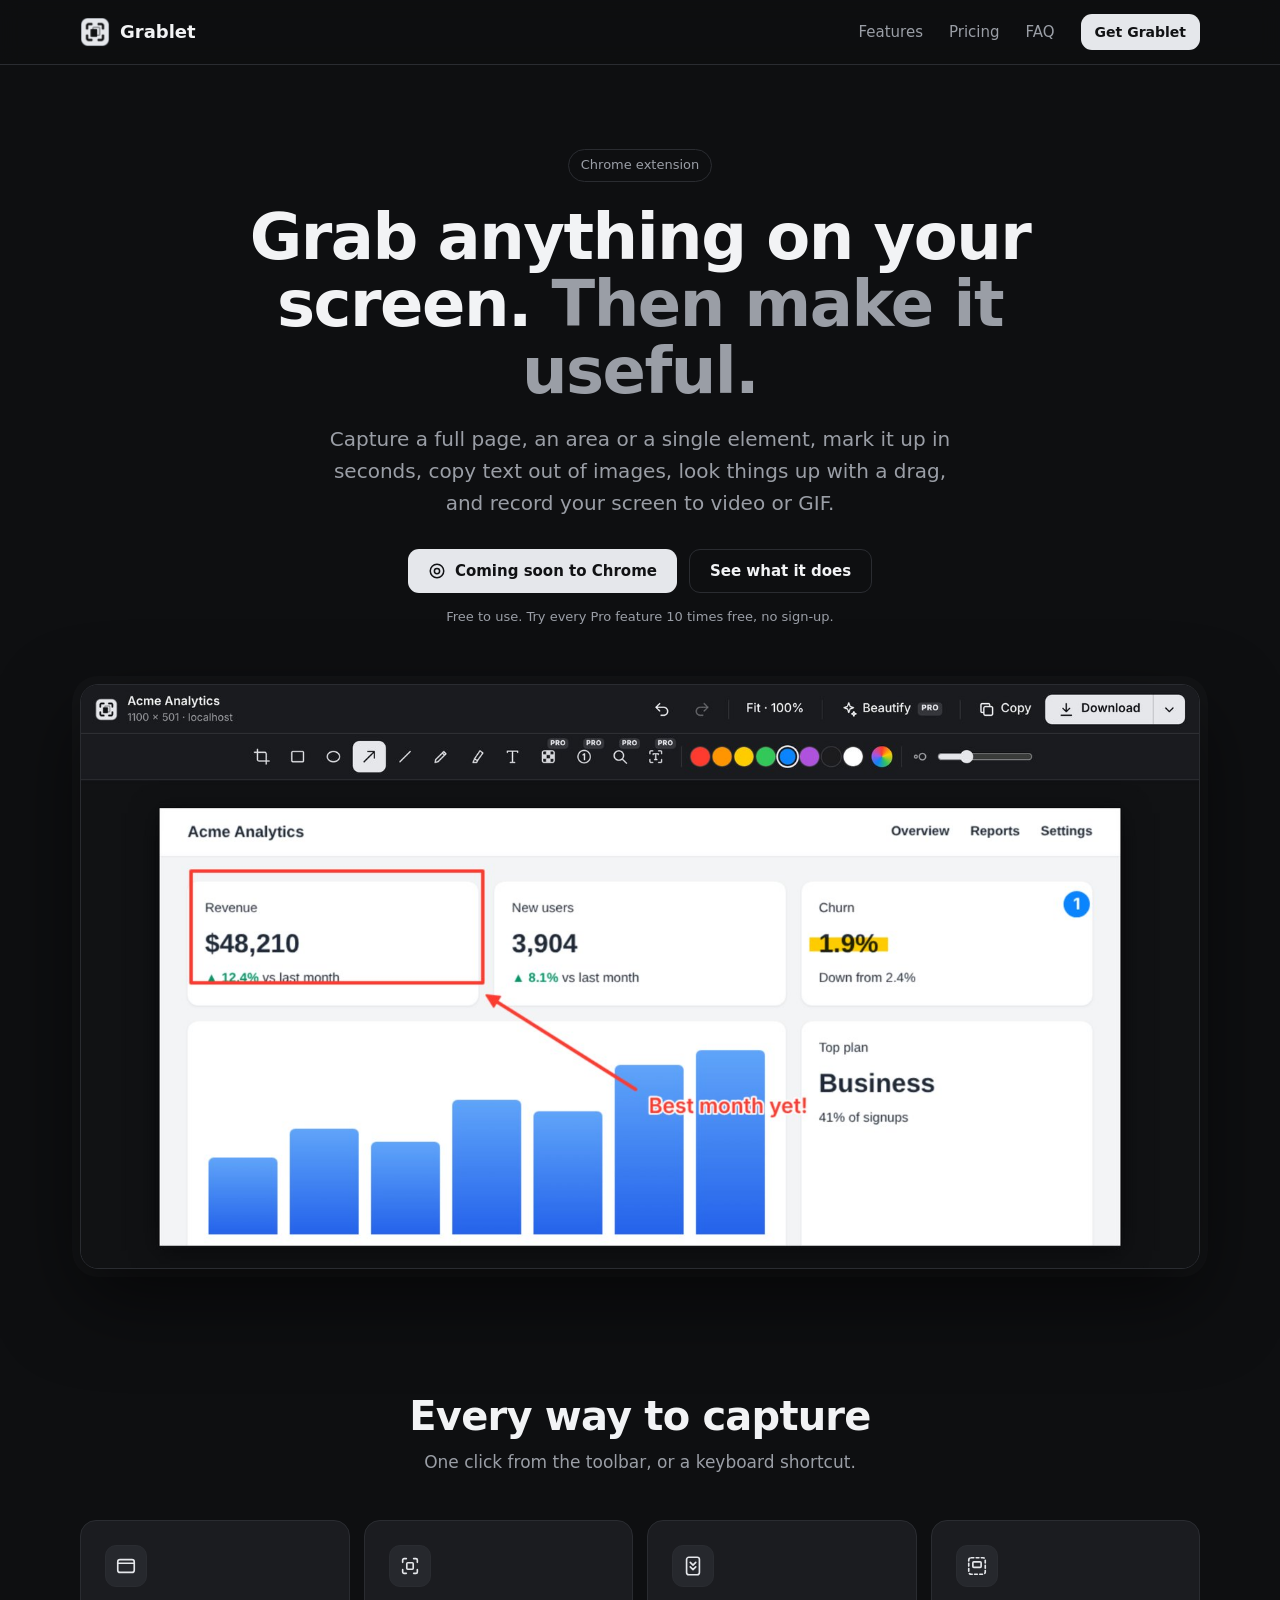
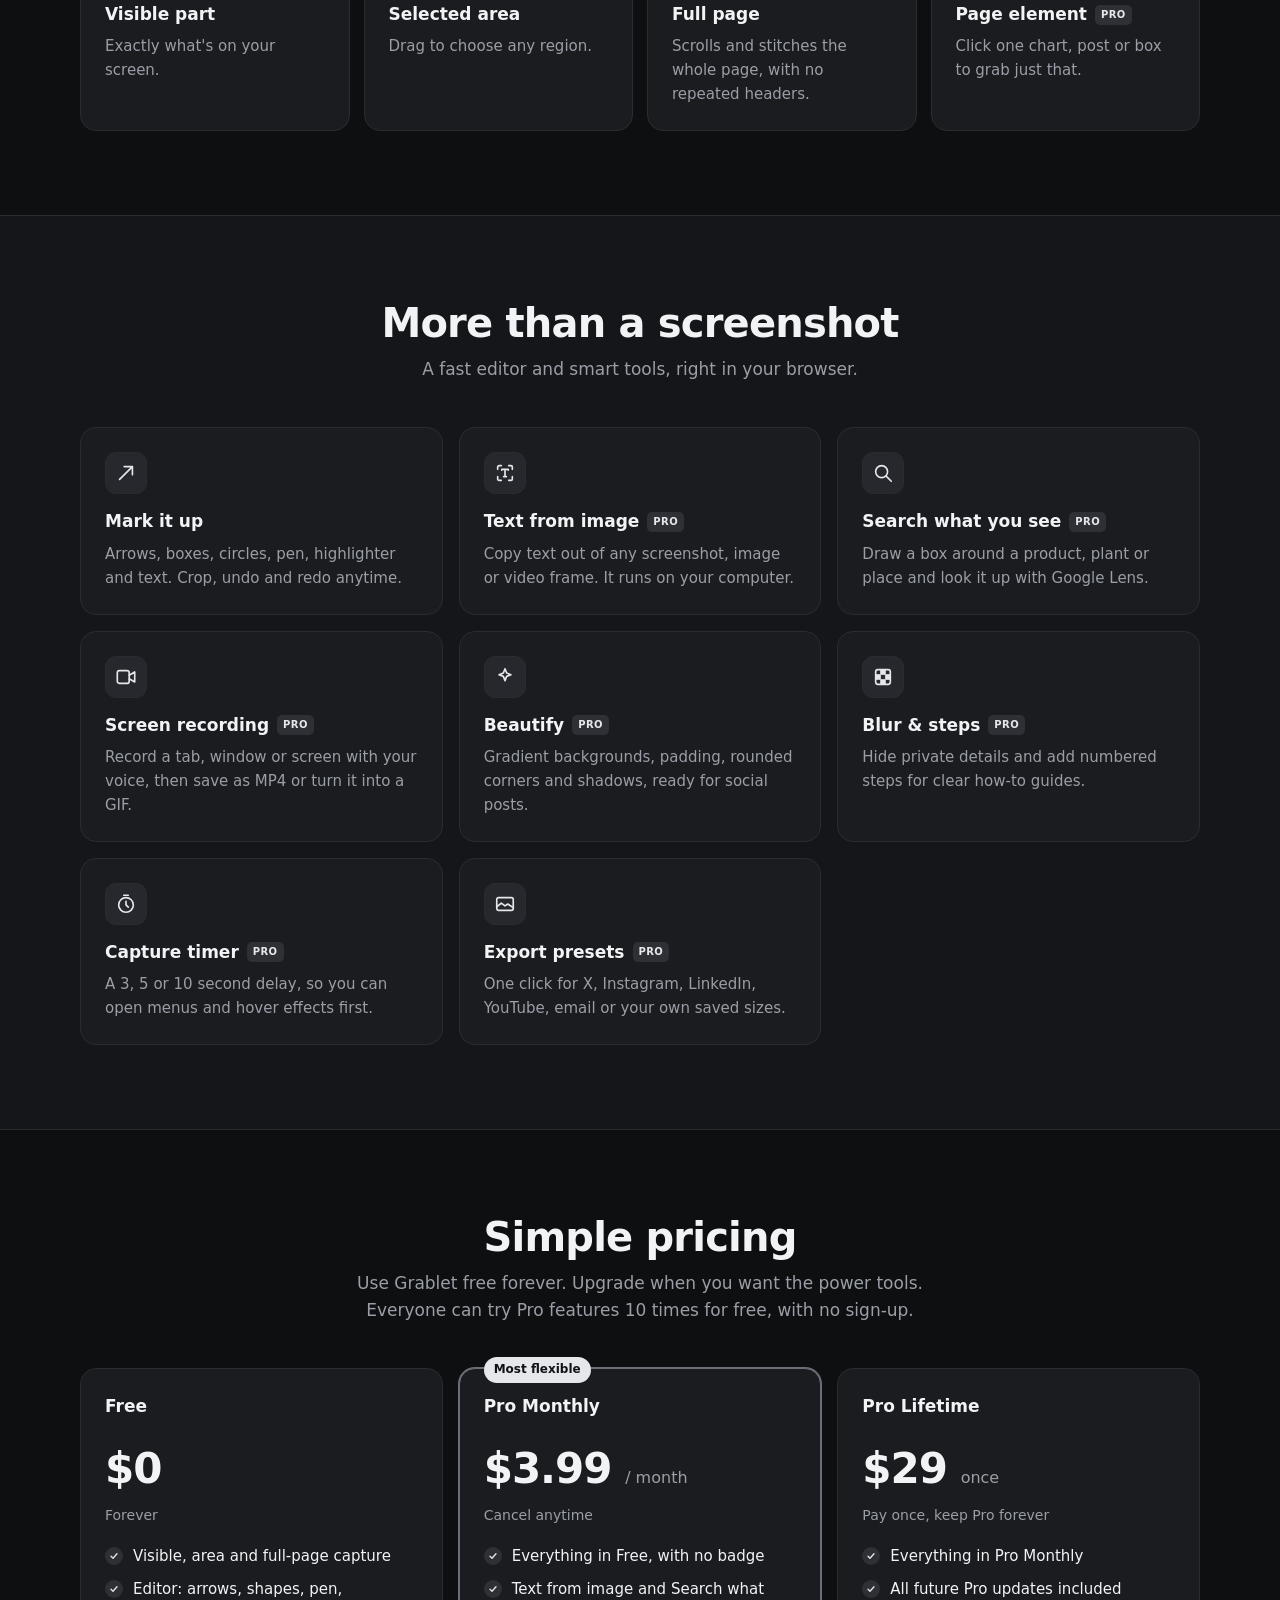
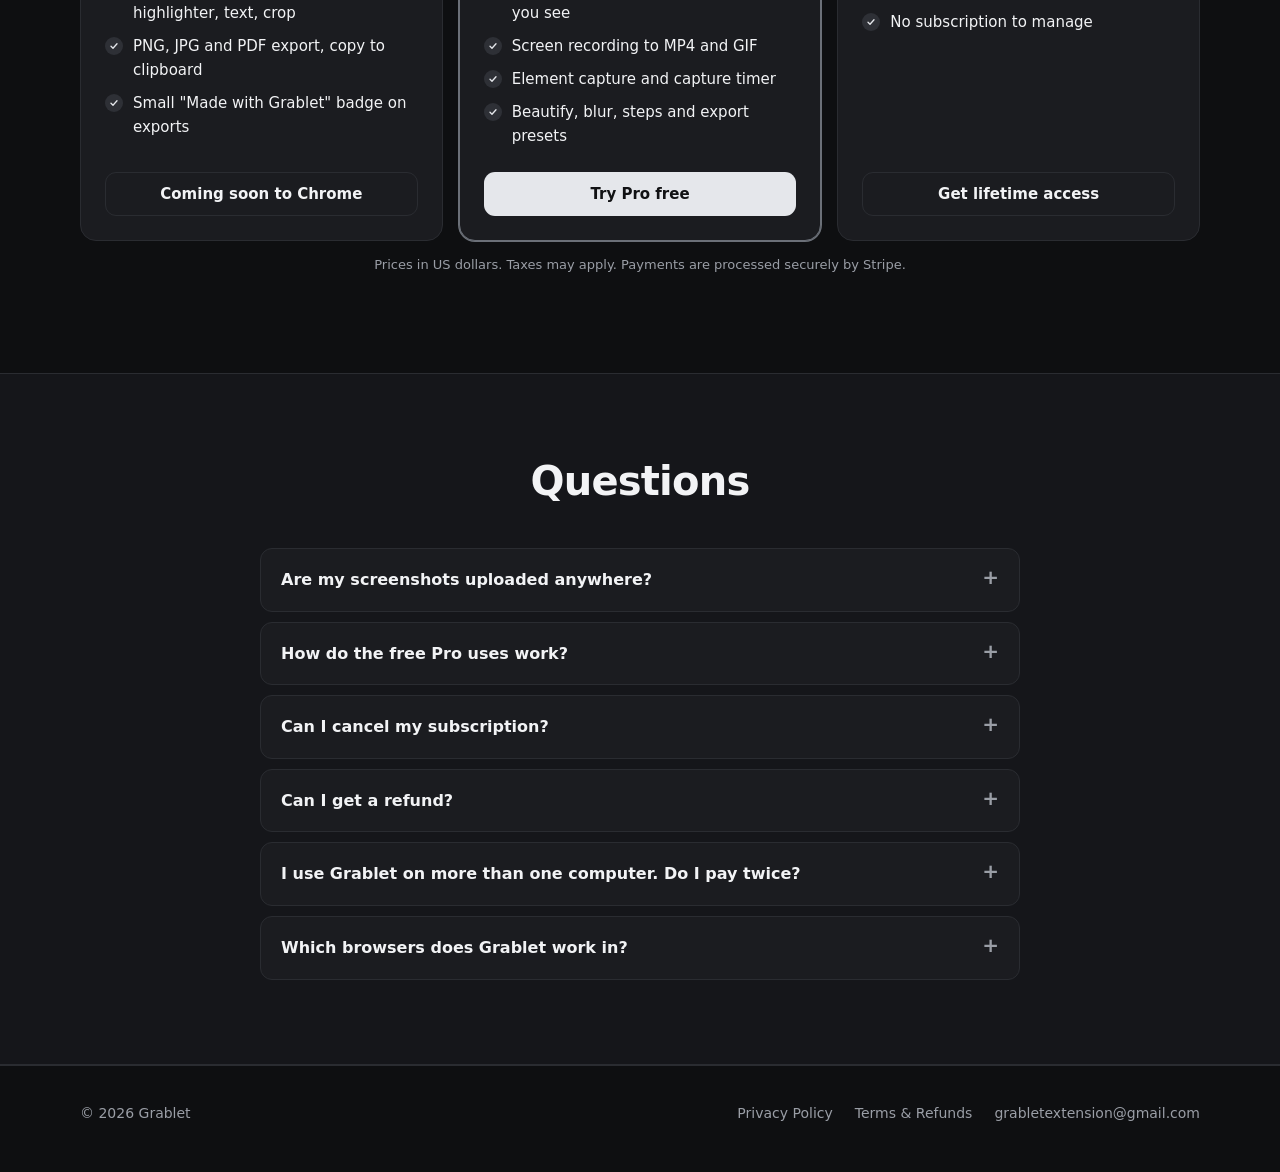
<file: index.html>
<!doctype html>
<html lang="en">
<head>
  <meta charset="utf-8">
  <meta name="viewport" content="width=device-width, initial-scale=1">
  <title>Grablet: Screenshot, mark up, search and record in Chrome</title>
  <meta name="description" content="Grablet is a Chrome extension to capture any part of a web page, mark it up, copy text from images, search what you see, and record your screen.">
  <link rel="icon" href="favicon.png">
  <link rel="stylesheet" href="style.css">
</head>
<body>
  <header class="top">
    <div class="wrap">
      <a class="logo" href="./"><img src="icon-128.png" alt="">Grablet</a>
      <nav>
        <a href="#features">Features</a>
        <a href="#pricing">Pricing</a>
        <a href="#faq">FAQ</a>
        <a class="btn small" href="#get">Get Grablet</a>
      </nav>
    </div>
  </header>

  <main>
    <div class="hero wrap" id="get">
      <span class="eyebrow">Chrome extension</span>
      <h1>Grab anything on your screen. <span>Then make it useful.</span></h1>
      <p class="lead">Capture a full page, an area or a single element, mark it up in seconds, copy text out of images, look things up with a drag, and record your screen to video or GIF.</p>
      <div class="cta">
        <a class="btn" href="#pricing"><svg viewBox="0 0 24 24" fill="none" stroke="currentColor" stroke-width="2" stroke-linecap="round"><circle cx="12" cy="12" r="9"/><circle cx="12" cy="12" r="3.5"/></svg>Coming soon to Chrome</a>
        <a class="btn ghost" href="#features">See what it does</a>
      </div>
      <p class="note">Free to use. Try every Pro feature 10 times free, no sign-up.</p>
      <div class="shot"><img src="editor.jpg" width="1600" height="834" alt="The Grablet editor with a dashboard screenshot marked up with a box, an arrow, a highlight, a numbered step and the text 'Best month yet!'"></div>
    </div>

    <section id="features">
      <div class="wrap">
        <div class="head">
          <h2>Every way to capture</h2>
          <p>One click from the toolbar, or a keyboard shortcut.</p>
        </div>
        <div class="modes">
          <div class="card"><div class="ico"><svg viewBox="0 0 24 24"><rect x="3" y="5" width="18" height="14" rx="2.5"/><path d="M3 9h18"/></svg></div><h3>Visible part</h3><p>Exactly what's on your screen.</p></div>
          <div class="card"><div class="ico"><svg viewBox="0 0 24 24"><path d="M4 8V5.5A1.5 1.5 0 0 1 5.5 4H8M16 4h2.5A1.5 1.5 0 0 1 20 5.5V8M20 16v2.5a1.5 1.5 0 0 1-1.5 1.5H16M8 20H5.5A1.5 1.5 0 0 1 4 18.5V16"/><rect x="8.5" y="8.5" width="7" height="7" rx="1"/></svg></div><h3>Selected area</h3><p>Drag to choose any region.</p></div>
          <div class="card"><div class="ico"><svg viewBox="0 0 24 24"><rect x="5" y="2.5" width="14" height="19" rx="2.5"/><path d="M9 8l3 3 3-3M9 13l3 3 3-3"/></svg></div><h3>Full page</h3><p>Scrolls and stitches the whole page, with no repeated headers.</p></div>
          <div class="card"><div class="ico"><svg viewBox="0 0 24 24"><rect x="3" y="3" width="18" height="18" rx="2.5" stroke-dasharray="3 2.6"/><rect x="7.5" y="7.5" width="9" height="6" rx="1"/></svg></div><h3>Page element <span class="pro">PRO</span></h3><p>Click one chart, post or box to grab just that.</p></div>
        </div>
      </div>
    </section>

    <section class="alt">
      <div class="wrap">
        <div class="head">
          <h2>More than a screenshot</h2>
          <p>A fast editor and smart tools, right in your browser.</p>
        </div>
        <div class="grid">
          <div class="card"><div class="ico"><svg viewBox="0 0 24 24"><path d="M5 19L19 5M10 5h9v9"/></svg></div><h3>Mark it up</h3><p>Arrows, boxes, circles, pen, highlighter and text. Crop, undo and redo anytime.</p></div>
          <div class="card"><div class="ico"><svg viewBox="0 0 24 24"><path d="M4 8V5.5A1.5 1.5 0 0 1 5.5 4H8M16 4h2.5A1.5 1.5 0 0 1 20 5.5V8M20 16v2.5a1.5 1.5 0 0 1-1.5 1.5H16M8 20H5.5A1.5 1.5 0 0 1 4 18.5V16"/><path d="M8.5 9V8h7v1M12 8v8M10.5 16h3"/></svg></div><h3>Text from image <span class="pro">PRO</span></h3><p>Copy text out of any screenshot, image or video frame. It runs on your computer.</p></div>
          <div class="card"><div class="ico"><svg viewBox="0 0 24 24"><circle cx="10.5" cy="10.5" r="6.5"/><path d="M15.5 15.5L21 21"/></svg></div><h3>Search what you see <span class="pro">PRO</span></h3><p>Draw a box around a product, plant or place and look it up with Google Lens.</p></div>
          <div class="card"><div class="ico"><svg viewBox="0 0 24 24"><rect x="2.5" y="5" width="13" height="14" rx="2.5"/><path d="M15.5 10l6-3.5v11l-6-3.5"/></svg></div><h3>Screen recording <span class="pro">PRO</span></h3><p>Record a tab, window or screen with your voice, then save as MP4 or turn it into a GIF.</p></div>
          <div class="card"><div class="ico"><svg viewBox="0 0 24 24"><path d="M12 3l1.8 4.7L18.5 9.5l-4.7 1.8L12 16l-1.8-4.7L5.5 9.5l4.7-1.8z"/></svg></div><h3>Beautify <span class="pro">PRO</span></h3><p>Gradient backgrounds, padding, rounded corners and shadows, ready for social posts.</p></div>
          <div class="card"><div class="ico"><svg viewBox="0 0 24 24"><rect x="4" y="4" width="16" height="16" rx="2.5"/><path d="M4 9.33h16M4 14.67h16M9.33 4v16M14.67 4v16" stroke-width="1.1" opacity=".7"/><rect x="9.33" y="4" width="5.33" height="5.33" fill="#e5e7eb" stroke="none"/><rect x="4" y="9.33" width="5.33" height="5.33" fill="#e5e7eb" stroke="none"/><rect x="14.67" y="9.33" width="5.33" height="5.33" fill="#e5e7eb" stroke="none"/><rect x="9.33" y="14.67" width="5.33" height="5.33" fill="#e5e7eb" stroke="none"/></svg></div><h3>Blur &amp; steps <span class="pro">PRO</span></h3><p>Hide private details and add numbered steps for clear how-to guides.</p></div>
          <div class="card"><div class="ico"><svg viewBox="0 0 24 24"><circle cx="12" cy="13" r="8"/><path d="M12 9v4l2.5 2.5M9.5 2.5h5"/></svg></div><h3>Capture timer <span class="pro">PRO</span></h3><p>A 3, 5 or 10 second delay, so you can open menus and hover effects first.</p></div>
          <div class="card"><div class="ico"><svg viewBox="0 0 24 24"><rect x="3" y="5" width="18" height="14" rx="2"/><path d="M3 15l5-4 4 3 3-2 6 4"/></svg></div><h3>Export presets <span class="pro">PRO</span></h3><p>One click for X, Instagram, LinkedIn, YouTube, email or your own saved sizes.</p></div>
        </div>
      </div>
    </section>

    <section id="pricing">
      <div class="wrap">
        <div class="head">
          <h2>Simple pricing</h2>
          <p>Use Grablet free forever. Upgrade when you want the power tools. Everyone can try Pro features 10 times for free, with no sign-up.</p>
        </div>
        <div class="plans">
          <div class="card plan">
            <h3>Free</h3>
            <div class="price">$0</div>
            <div class="sub">Forever</div>
            <ul>
              <li>Visible, area and full-page capture</li>
              <li>Editor: arrows, shapes, pen, highlighter, text, crop</li>
              <li>PNG, JPG and PDF export, copy to clipboard</li>
              <li>Small "Made with Grablet" badge on exports</li>
            </ul>
            <a class="btn ghost" href="#get">Coming soon to Chrome</a>
          </div>
          <div class="card plan best">
            <span class="tag">Most flexible</span>
            <h3>Pro Monthly</h3>
            <div class="price">$3.99 <small>/ month</small></div>
            <div class="sub">Cancel anytime</div>
            <ul>
              <li>Everything in Free, with no badge</li>
              <li>Text from image and Search what you see</li>
              <li>Screen recording to MP4 and GIF</li>
              <li>Element capture and capture timer</li>
              <li>Beautify, blur, steps and export presets</li>
            </ul>
            <a class="btn" href="#get">Try Pro free</a>
          </div>
          <div class="card plan">
            <h3>Pro Lifetime</h3>
            <div class="price">$29 <small>once</small></div>
            <div class="sub">Pay once, keep Pro forever</div>
            <ul>
              <li>Everything in Pro Monthly</li>
              <li>All future Pro updates included</li>
              <li>No subscription to manage</li>
            </ul>
            <a class="btn ghost" href="#get">Get lifetime access</a>
          </div>
        </div>
        <p class="note" style="text-align:center">Prices in US dollars. Taxes may apply. Payments are processed securely by Stripe.</p>
      </div>
    </section>

    <section class="alt" id="faq">
      <div class="wrap">
        <div class="head"><h2>Questions</h2></div>
        <div class="faq">
          <details><summary>Are my screenshots uploaded anywhere?</summary><p>No. Screenshots are made and edited on your computer. Something leaves your browser only when you choose to send it: searching an area with Google Lens sends that selected image to Google. Text from image runs entirely on your computer.</p></details>
          <details><summary>How do the free Pro uses work?</summary><p>Every Grablet user can use Pro features 10 times for free, with no sign-up and no card. Each recording, text-from-image, search, timed or element capture counts as one use, and each editor tool counts once per screenshot. After 10 uses, Pro features ask you to choose a plan. Everything else in Grablet stays free, and you're never charged without choosing a plan.</p></details>
          <details><summary>Can I cancel my subscription?</summary><p>Yes, anytime, from the "Manage subscription" link in Grablet. You keep Pro until the end of the period you've paid for.</p></details>
          <details><summary>Can I get a refund?</summary><p>Yes. If Grablet Pro isn't right for you, contact us within 14 days of your purchase for a full refund. See our <a href="terms.html#refunds">refund policy</a>.</p></details>
          <details><summary>I use Grablet on more than one computer. Do I pay twice?</summary><p>No. Log in to Grablet on each computer with the email you paid with, and Pro unlocks everywhere.</p></details>
          <details><summary>Which browsers does Grablet work in?</summary><p>Google Chrome and other Chromium browsers that support Chrome Web Store extensions, such as Microsoft Edge and Brave.</p></details>
        </div>
      </div>
    </section>
  </main>

  <footer>
    <div class="wrap">
      <span>© 2026 Grablet</span>
      <nav>
        <a href="privacy.html">Privacy Policy</a>
        <a href="terms.html">Terms &amp; Refunds</a>
        <a href="mailto:grabletextension@gmail.com">grabletextension@gmail.com</a>
      </nav>
    </div>
  </footer>
</body>
</html>
</file>
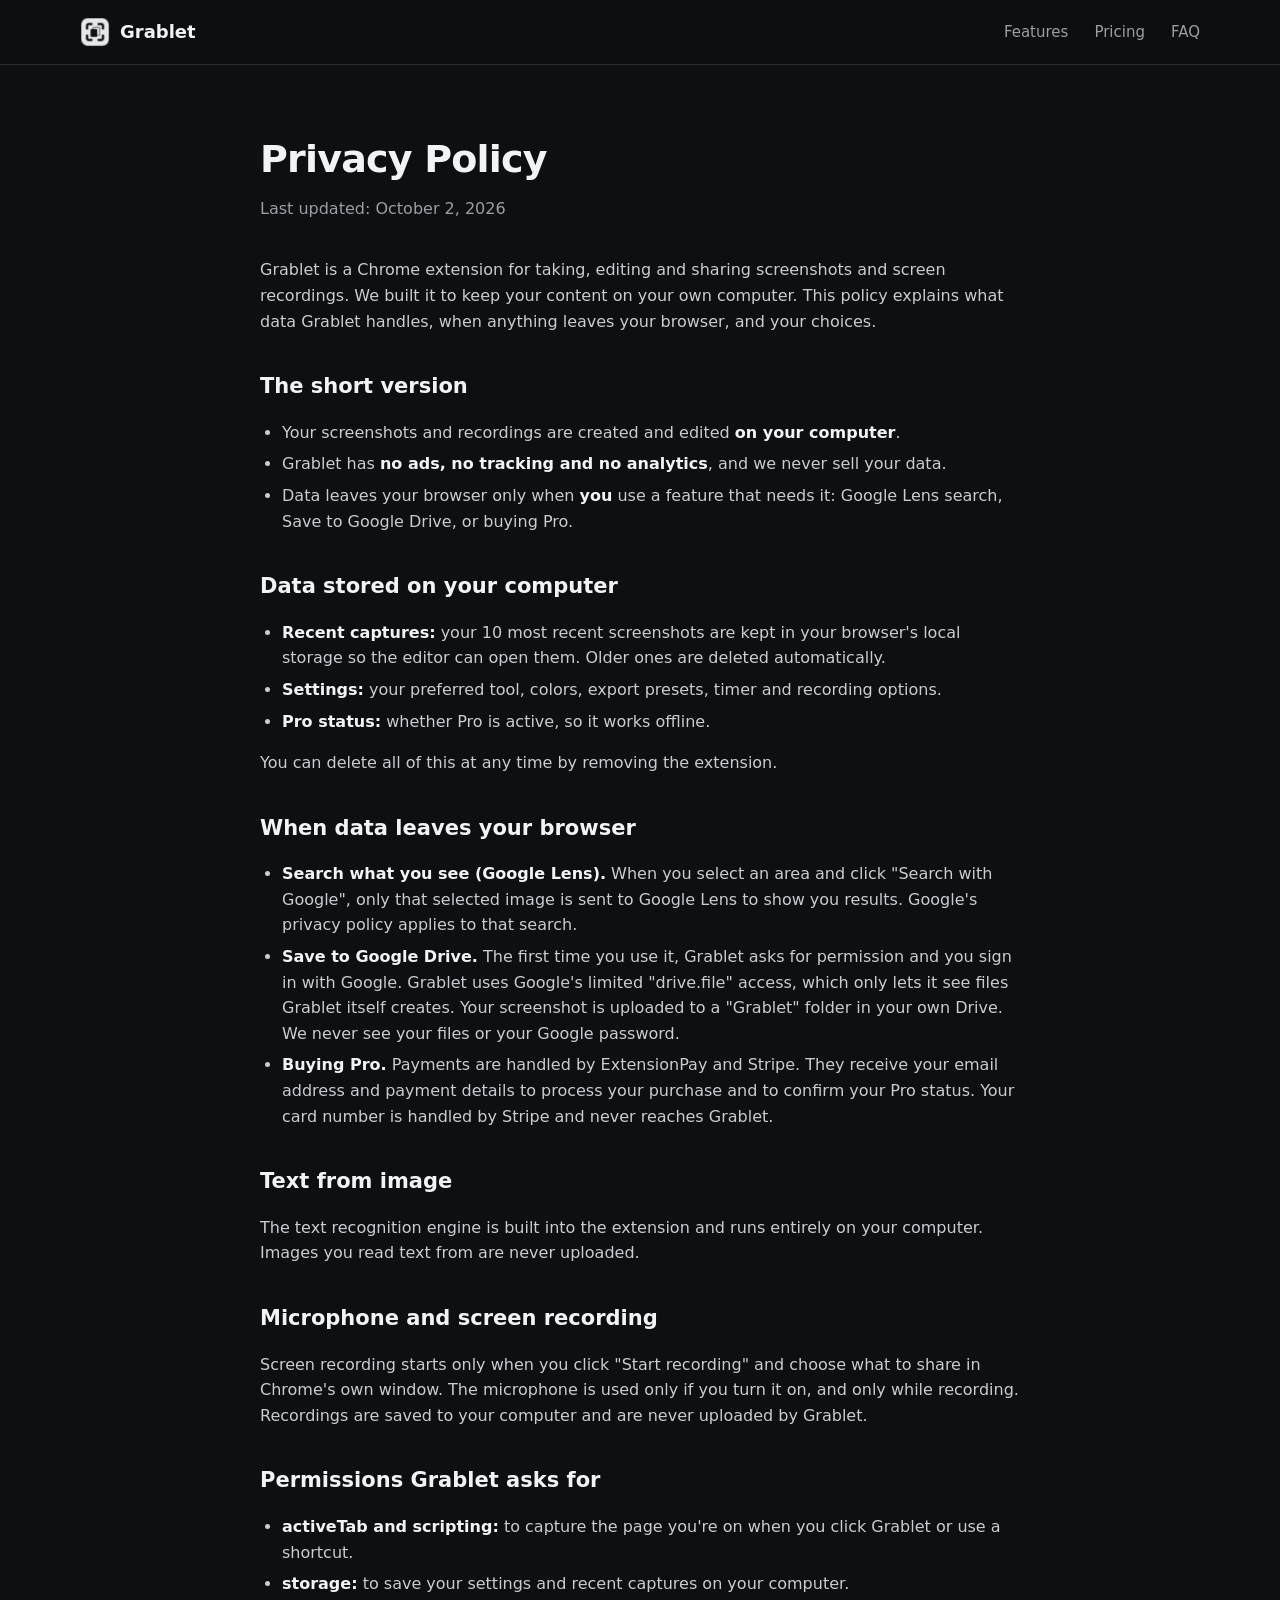
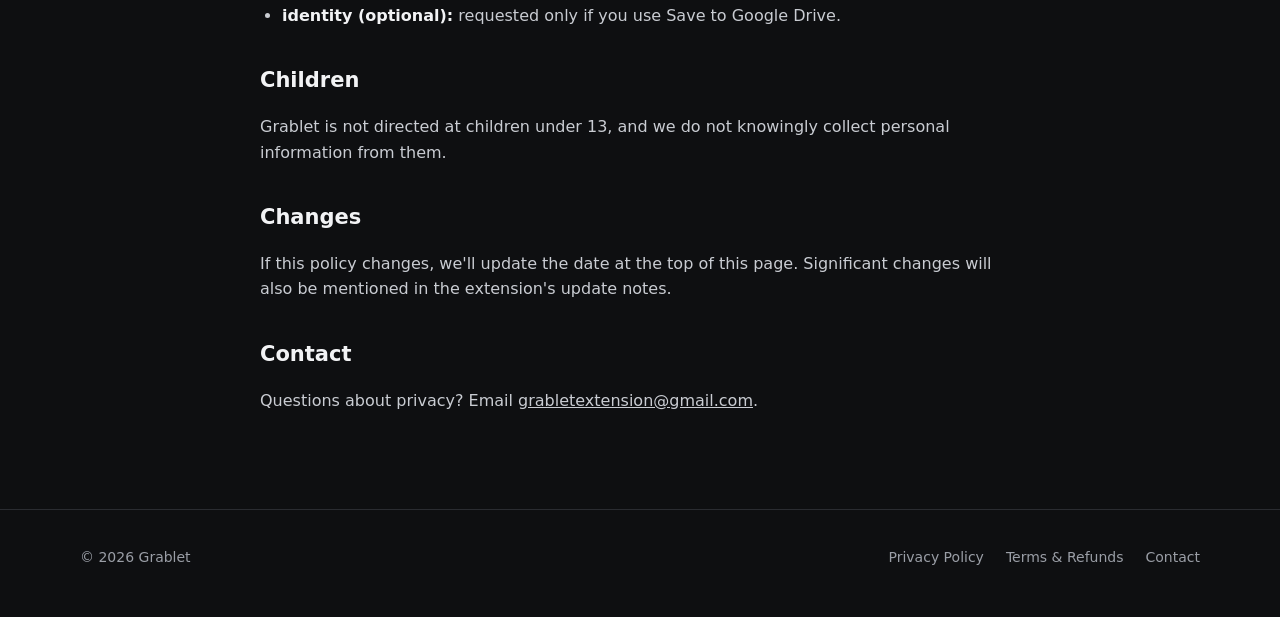
<file: privacy.html>
<!doctype html>
<html lang="en">
<head>
  <meta charset="utf-8">
  <meta name="viewport" content="width=device-width, initial-scale=1">
  <title>Privacy Policy – Grablet</title>
  <link rel="icon" href="favicon.png">
  <link rel="stylesheet" href="style.css">
</head>
<body>
  <header class="top">
    <div class="wrap">
      <a class="logo" href="./"><img src="icon-128.png" alt="">Grablet</a>
      <nav><a href="./#features">Features</a><a href="./#pricing">Pricing</a><a href="./#faq">FAQ</a></nav>
    </div>
  </header>

  <main class="wrap legal">
    <h1>Privacy Policy</h1>
    <p class="updated">Last updated: October 2, 2026</p>

    <p>Grablet is a Chrome extension for taking, editing and sharing screenshots and screen recordings. We built it to keep your content on your own computer. This policy explains what data Grablet handles, when anything leaves your browser, and your choices.</p>

    <h2>The short version</h2>
    <ul>
      <li>Your screenshots and recordings are created and edited <strong>on your computer</strong>.</li>
      <li>Grablet has <strong>no ads, no tracking and no analytics</strong>, and we never sell your data.</li>
      <li>Data leaves your browser only when <strong>you</strong> use a feature that needs it: Google Lens search, Save to Google Drive, or buying Pro.</li>
    </ul>

    <h2>Data stored on your computer</h2>
    <ul>
      <li><strong>Recent captures:</strong> your 10 most recent screenshots are kept in your browser's local storage so the editor can open them. Older ones are deleted automatically.</li>
      <li><strong>Settings:</strong> your preferred tool, colors, export presets, timer and recording options.</li>
      <li><strong>Pro status:</strong> whether Pro is active, so it works offline.</li>
    </ul>
    <p>You can delete all of this at any time by removing the extension.</p>

    <h2>When data leaves your browser</h2>
    <ul>
      <li><strong>Search what you see (Google Lens).</strong> When you select an area and click "Search with Google", only that selected image is sent to Google Lens to show you results. Google's privacy policy applies to that search.</li>
      <li><strong>Save to Google Drive.</strong> The first time you use it, Grablet asks for permission and you sign in with Google. Grablet uses Google's limited "drive.file" access, which only lets it see files Grablet itself creates. Your screenshot is uploaded to a "Grablet" folder in your own Drive. We never see your files or your Google password.</li>
      <li><strong>Buying Pro.</strong> Payments are handled by ExtensionPay and Stripe. They receive your email address and payment details to process your purchase and to confirm your Pro status. Your card number is handled by Stripe and never reaches Grablet.</li>
    </ul>

    <h2>Text from image</h2>
    <p>The text recognition engine is built into the extension and runs entirely on your computer. Images you read text from are never uploaded.</p>

    <h2>Microphone and screen recording</h2>
    <p>Screen recording starts only when you click "Start recording" and choose what to share in Chrome's own window. The microphone is used only if you turn it on, and only while recording. Recordings are saved to your computer and are never uploaded by Grablet.</p>

    <h2>Permissions Grablet asks for</h2>
    <ul>
      <li><strong>activeTab and scripting:</strong> to capture the page you're on when you click Grablet or use a shortcut.</li>
      <li><strong>storage:</strong> to save your settings and recent captures on your computer.</li>
      <li><strong>identity (optional):</strong> requested only if you use Save to Google Drive.</li>
    </ul>

    <h2>Children</h2>
    <p>Grablet is not directed at children under 13, and we do not knowingly collect personal information from them.</p>

    <h2>Changes</h2>
    <p>If this policy changes, we'll update the date at the top of this page. Significant changes will also be mentioned in the extension's update notes.</p>

    <h2>Contact</h2>
    <p>Questions about privacy? Email <a href="mailto:grabletextension@gmail.com">grabletextension@gmail.com</a>.</p>
  </main>

  <footer>
    <div class="wrap">
      <span>© 2026 Grablet</span>
      <nav><a href="privacy.html">Privacy Policy</a><a href="terms.html">Terms &amp; Refunds</a><a href="mailto:grabletextension@gmail.com">Contact</a></nav>
    </div>
  </footer>
</body>
</html>
</file>
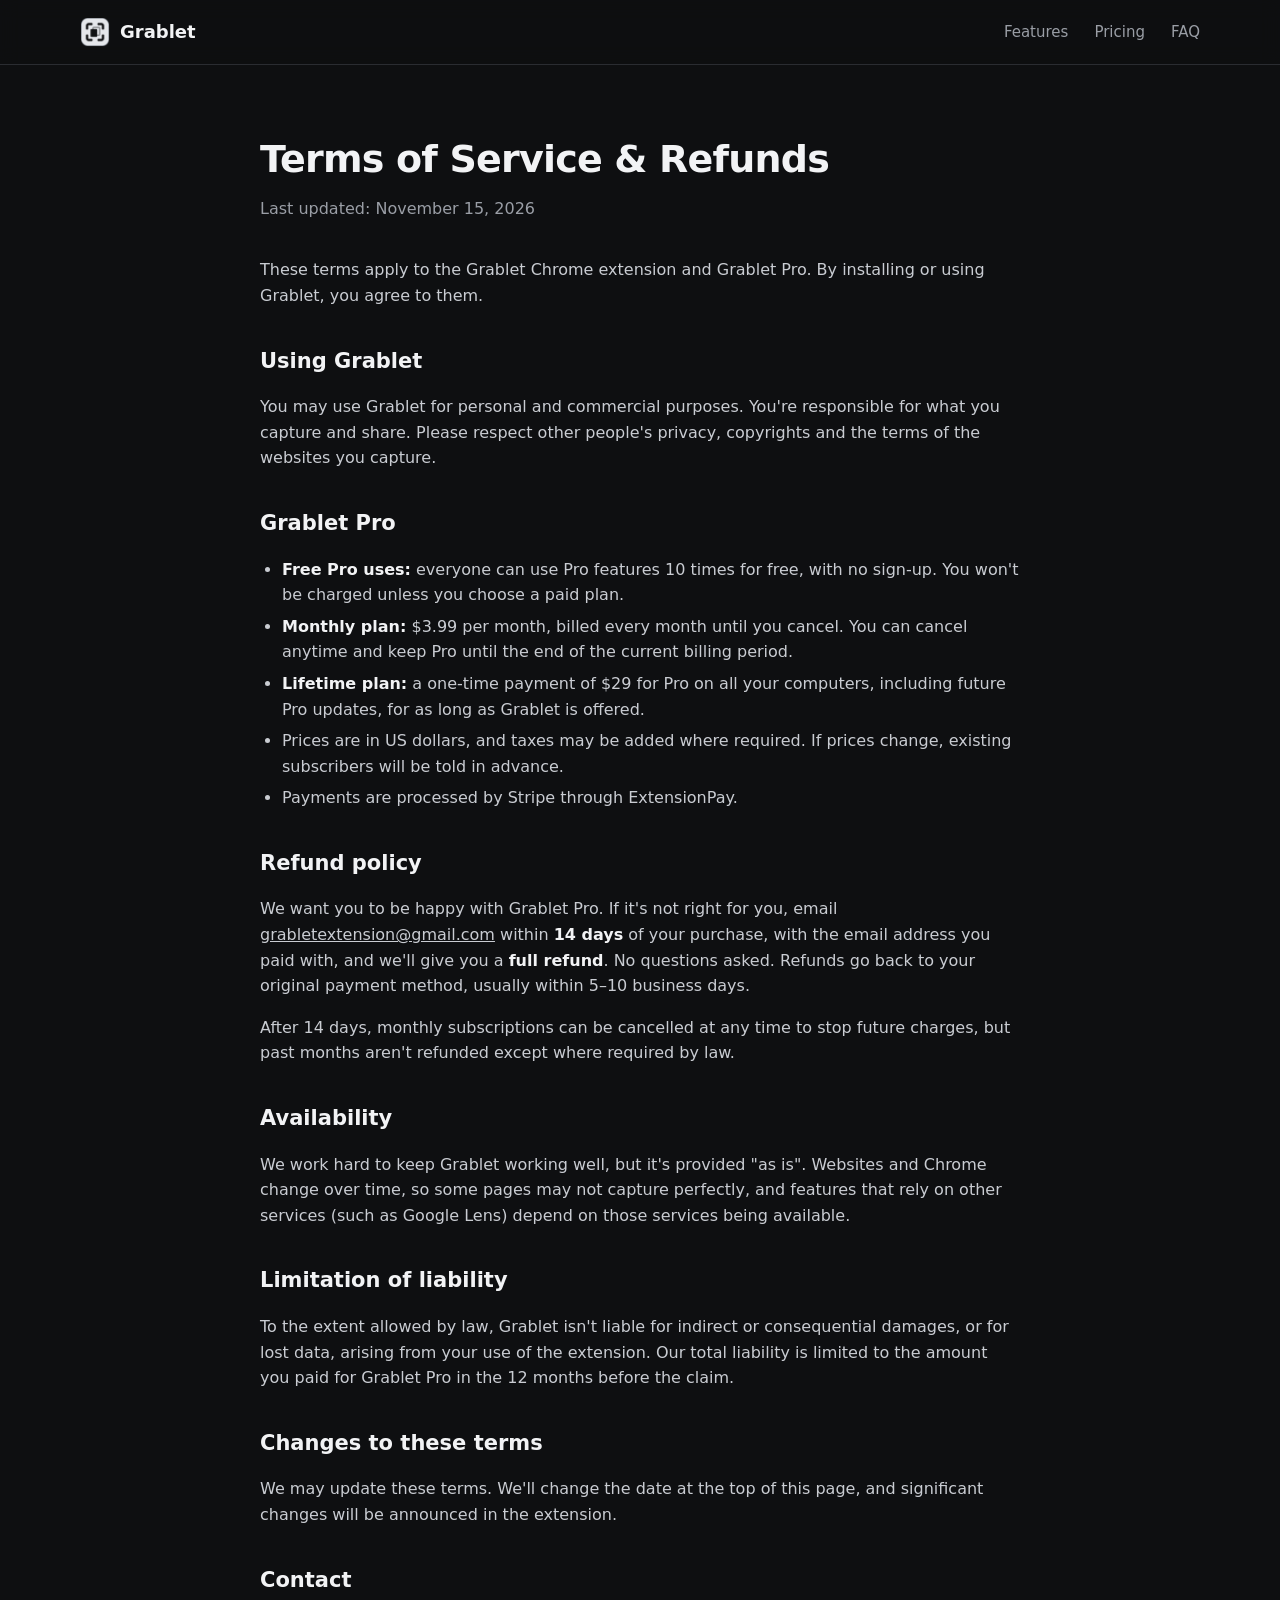
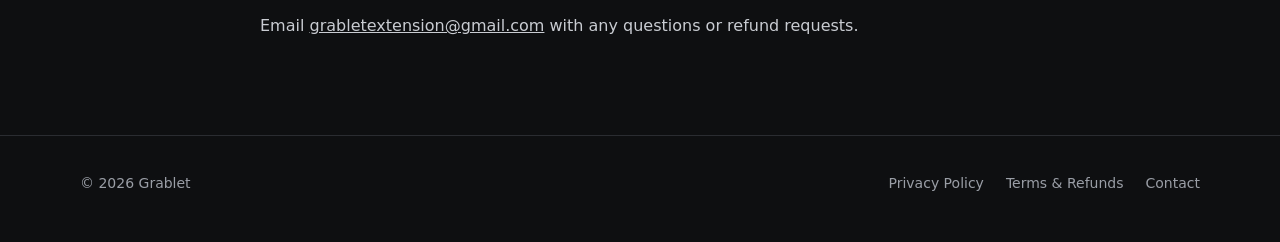
<file: terms.html>
<!doctype html>
<html lang="en">
<head>
  <meta charset="utf-8">
  <meta name="viewport" content="width=device-width, initial-scale=1">
  <title>Terms &amp; Refunds – Grablet</title>
  <link rel="icon" href="favicon.png">
  <link rel="stylesheet" href="style.css">
</head>
<body>
  <header class="top">
    <div class="wrap">
      <a class="logo" href="./"><img src="icon-128.png" alt="">Grablet</a>
      <nav><a href="./#features">Features</a><a href="./#pricing">Pricing</a><a href="./#faq">FAQ</a></nav>
    </div>
  </header>

  <main class="wrap legal">
    <h1>Terms of Service &amp; Refunds</h1>
    <p class="updated">Last updated: November 15, 2026</p>

    <p>These terms apply to the Grablet Chrome extension and Grablet Pro. By installing or using Grablet, you agree to them.</p>

    <h2>Using Grablet</h2>
    <p>You may use Grablet for personal and commercial purposes. You're responsible for what you capture and share. Please respect other people's privacy, copyrights and the terms of the websites you capture.</p>

    <h2>Grablet Pro</h2>
    <ul>
      <li><strong>Free Pro uses:</strong> everyone can use Pro features 10 times for free, with no sign-up. You won't be charged unless you choose a paid plan.</li>
      <li><strong>Monthly plan:</strong> $3.99 per month, billed every month until you cancel. You can cancel anytime and keep Pro until the end of the current billing period.</li>
      <li><strong>Lifetime plan:</strong> a one-time payment of $29 for Pro on all your computers, including future Pro updates, for as long as Grablet is offered.</li>
      <li>Prices are in US dollars, and taxes may be added where required. If prices change, existing subscribers will be told in advance.</li>
      <li>Payments are processed by Stripe through ExtensionPay.</li>
    </ul>

    <h2 id="refunds">Refund policy</h2>
    <p>We want you to be happy with Grablet Pro. If it's not right for you, email <a href="mailto:grabletextension@gmail.com">grabletextension@gmail.com</a> within <strong>14 days</strong> of your purchase, with the email address you paid with, and we'll give you a <strong>full refund</strong>. No questions asked. Refunds go back to your original payment method, usually within 5–10 business days.</p>
    <p>After 14 days, monthly subscriptions can be cancelled at any time to stop future charges, but past months aren't refunded except where required by law.</p>

    <h2>Availability</h2>
    <p>We work hard to keep Grablet working well, but it's provided "as is". Websites and Chrome change over time, so some pages may not capture perfectly, and features that rely on other services (such as Google Lens) depend on those services being available.</p>

    <h2>Limitation of liability</h2>
    <p>To the extent allowed by law, Grablet isn't liable for indirect or consequential damages, or for lost data, arising from your use of the extension. Our total liability is limited to the amount you paid for Grablet Pro in the 12 months before the claim.</p>

    <h2>Changes to these terms</h2>
    <p>We may update these terms. We'll change the date at the top of this page, and significant changes will be announced in the extension.</p>

    <h2>Contact</h2>
    <p>Email <a href="mailto:grabletextension@gmail.com">grabletextension@gmail.com</a> with any questions or refund requests.</p>
  </main>

  <footer>
    <div class="wrap">
      <span>© 2026 Grablet</span>
      <nav><a href="privacy.html">Privacy Policy</a><a href="terms.html">Terms &amp; Refunds</a><a href="mailto:grabletextension@gmail.com">Contact</a></nav>
    </div>
  </footer>
</body>
</html>
</file>
<file: style.css>
:root {
  --bg: #0e0f11; --bg2: #15161a; --panel: #1b1c20; --line: #2a2c31; --text: #f2f3f5; --muted: #9a9ea6;
  --accent: #e5e7eb; --ink: #111214; --radius: 16px;
}
* { box-sizing: border-box; }
html { scroll-behavior: smooth; }
body { margin: 0; background: var(--bg); color: var(--text); font: 16px/1.6 system-ui, -apple-system, "Segoe UI", Roboto, sans-serif; -webkit-font-smoothing: antialiased; }
a { color: inherit; }
img { max-width: 100%; height: auto; display: block; }
.wrap { width: min(1120px, 100% - 40px); margin: 0 auto; }

/* header */
.top { position: sticky; top: 0; z-index: 10; background: rgba(14,15,17,.82); backdrop-filter: blur(10px); border-bottom: 1px solid var(--line); }
.top .wrap { display: flex; align-items: center; justify-content: space-between; height: 64px; }
.logo { display: flex; align-items: center; gap: 10px; font-weight: 700; font-size: 18px; text-decoration: none; }
.logo img { width: 30px; height: 30px; }
.top nav { display: flex; gap: 26px; align-items: center; }
.top nav a { text-decoration: none; color: var(--muted); font-size: 15px; }
.top nav a:hover { color: var(--text); }
.btn { display: inline-flex; align-items: center; gap: 9px; height: 44px; padding: 0 20px; border-radius: 11px; background: var(--accent); color: var(--ink) !important; font-weight: 650; text-decoration: none; border: none; font-size: 15px; }
.btn:hover { filter: brightness(1.06); }
.btn.ghost { background: transparent; color: var(--text) !important; border: 1px solid var(--line); }
.btn.small { height: 36px; padding: 0 14px; font-size: 14px; }
.btn svg { width: 18px; height: 18px; }

/* hero */
.hero { padding: 84px 0 40px; text-align: center; }
.eyebrow { display: inline-block; padding: 5px 12px; border: 1px solid var(--line); border-radius: 99px; color: var(--muted); font-size: 13px; margin-bottom: 22px; }
.hero h1 { font-size: clamp(38px, 6vw, 64px); line-height: 1.05; letter-spacing: -1.5px; margin: 0 auto 18px; max-width: 820px; }
.hero h1 span { color: var(--muted); }
.hero p.lead { font-size: clamp(17px, 2vw, 20px); color: var(--muted); max-width: 640px; margin: 0 auto 30px; }
.cta { display: flex; gap: 12px; justify-content: center; flex-wrap: wrap; }
.note { margin-top: 14px; color: var(--muted); font-size: 13px; }
.shot { margin: 56px auto 0; border-radius: 18px; overflow: hidden; border: 1px solid var(--line); box-shadow: 0 30px 80px rgba(0,0,0,.55), 0 0 0 8px rgba(255,255,255,.02); }

/* sections */
section { padding: 84px 0; }
.alt { background: var(--bg2); border-top: 1px solid var(--line); border-bottom: 1px solid var(--line); }
.head { text-align: center; max-width: 640px; margin: 0 auto 44px; }
.head h2 { font-size: clamp(28px, 4vw, 40px); letter-spacing: -.8px; margin: 0 0 10px; line-height: 1.15; }
.head p { color: var(--muted); margin: 0; font-size: 17px; }

.modes { display: grid; grid-template-columns: repeat(4, 1fr); gap: 14px; }
.grid { display: grid; grid-template-columns: repeat(3, 1fr); gap: 16px; }
.card { background: var(--panel); border: 1px solid var(--line); border-radius: var(--radius); padding: 24px; }
.card h3 { margin: 14px 0 6px; font-size: 17px; display: flex; align-items: center; gap: 8px; }
.card p { margin: 0; color: var(--muted); font-size: 15px; }
.ico { width: 42px; height: 42px; border-radius: 11px; display: grid; place-items: center; background: #26282d; border: 1px solid var(--line); }
.ico svg { width: 22px; height: 22px; fill: none; stroke: var(--accent); stroke-width: 1.8; stroke-linecap: round; stroke-linejoin: round; }
.pro { font-size: 10px; font-weight: 800; letter-spacing: .4px; padding: 2px 6px; border-radius: 5px; background: #2e3036; color: var(--accent); }

/* pricing */
.plans { display: grid; grid-template-columns: repeat(3, 1fr); gap: 16px; align-items: stretch; }
.plan { display: flex; flex-direction: column; }
.plan.best { border-color: #6b7078; box-shadow: 0 0 0 1px #6b7078; position: relative; }
.plan .tag { position: absolute; top: -12px; left: 24px; background: var(--accent); color: var(--ink); font-size: 12px; font-weight: 700; padding: 3px 10px; border-radius: 99px; }
.plan h3 { margin: 0 0 4px; }
.price { font-size: 42px; font-weight: 750; letter-spacing: -1px; margin: 10px 0 0; }
.price small { font-size: 16px; color: var(--muted); font-weight: 500; letter-spacing: 0; }
.plan .sub { color: var(--muted); font-size: 14px; margin: 2px 0 18px; }
.plan ul { list-style: none; padding: 0; margin: 0 0 24px; display: grid; gap: 9px; font-size: 15px; }
.plan li { display: flex; gap: 10px; }
.plan li::before { content: ""; flex: none; width: 18px; height: 18px; margin-top: 3px; border-radius: 50%; background: #2e3036 url("data:image/svg+xml,%3Csvg xmlns='http://www.w3.org/2000/svg' viewBox='0 0 24 24'%3E%3Cpath d='M6 12.5l4 4 8-9' fill='none' stroke='%23e5e7eb' stroke-width='2.6' stroke-linecap='round' stroke-linejoin='round'/%3E%3C/svg%3E") center/12px no-repeat; }
.plan .btn { margin-top: auto; justify-content: center; }

/* faq */
.faq { max-width: 760px; margin: 0 auto; display: grid; gap: 10px; }
details { background: var(--panel); border: 1px solid var(--line); border-radius: 12px; padding: 4px 20px; }
summary { cursor: pointer; padding: 14px 0; font-weight: 600; list-style: none; display: flex; justify-content: space-between; gap: 16px; }
summary::after { content: "+"; color: var(--muted); font-size: 20px; line-height: 1; }
details[open] summary::after { content: "–"; }
details p { margin: 0 0 16px; color: var(--muted); }

/* footer */
footer { border-top: 1px solid var(--line); padding: 36px 0 48px; color: var(--muted); font-size: 14px; }
footer .wrap { display: flex; justify-content: space-between; gap: 20px; flex-wrap: wrap; align-items: center; }
footer nav { display: flex; gap: 22px; flex-wrap: wrap; }
footer a { text-decoration: none; }
footer a:hover { color: var(--text); }

/* legal pages */
.legal { max-width: 760px; margin: 0 auto; padding: 64px 0 80px; }
.legal h1 { font-size: 38px; letter-spacing: -.8px; margin: 0 0 6px; }
.legal .updated { color: var(--muted); margin: 0 0 36px; }
.legal h2 { font-size: 21px; margin: 36px 0 10px; }
.legal p, .legal li { color: #c9ccd2; }
.legal ul { padding-left: 22px; }
.legal li { margin: 6px 0; }
.legal strong { color: var(--text); }

@media (max-width: 900px) {
  .modes { grid-template-columns: repeat(2, 1fr); }
  .grid, .plans { grid-template-columns: 1fr; }
  .top nav a:not(.btn) { display: none; }
  section { padding: 64px 0; }
  .hero { padding-top: 56px; }
}
</file>
